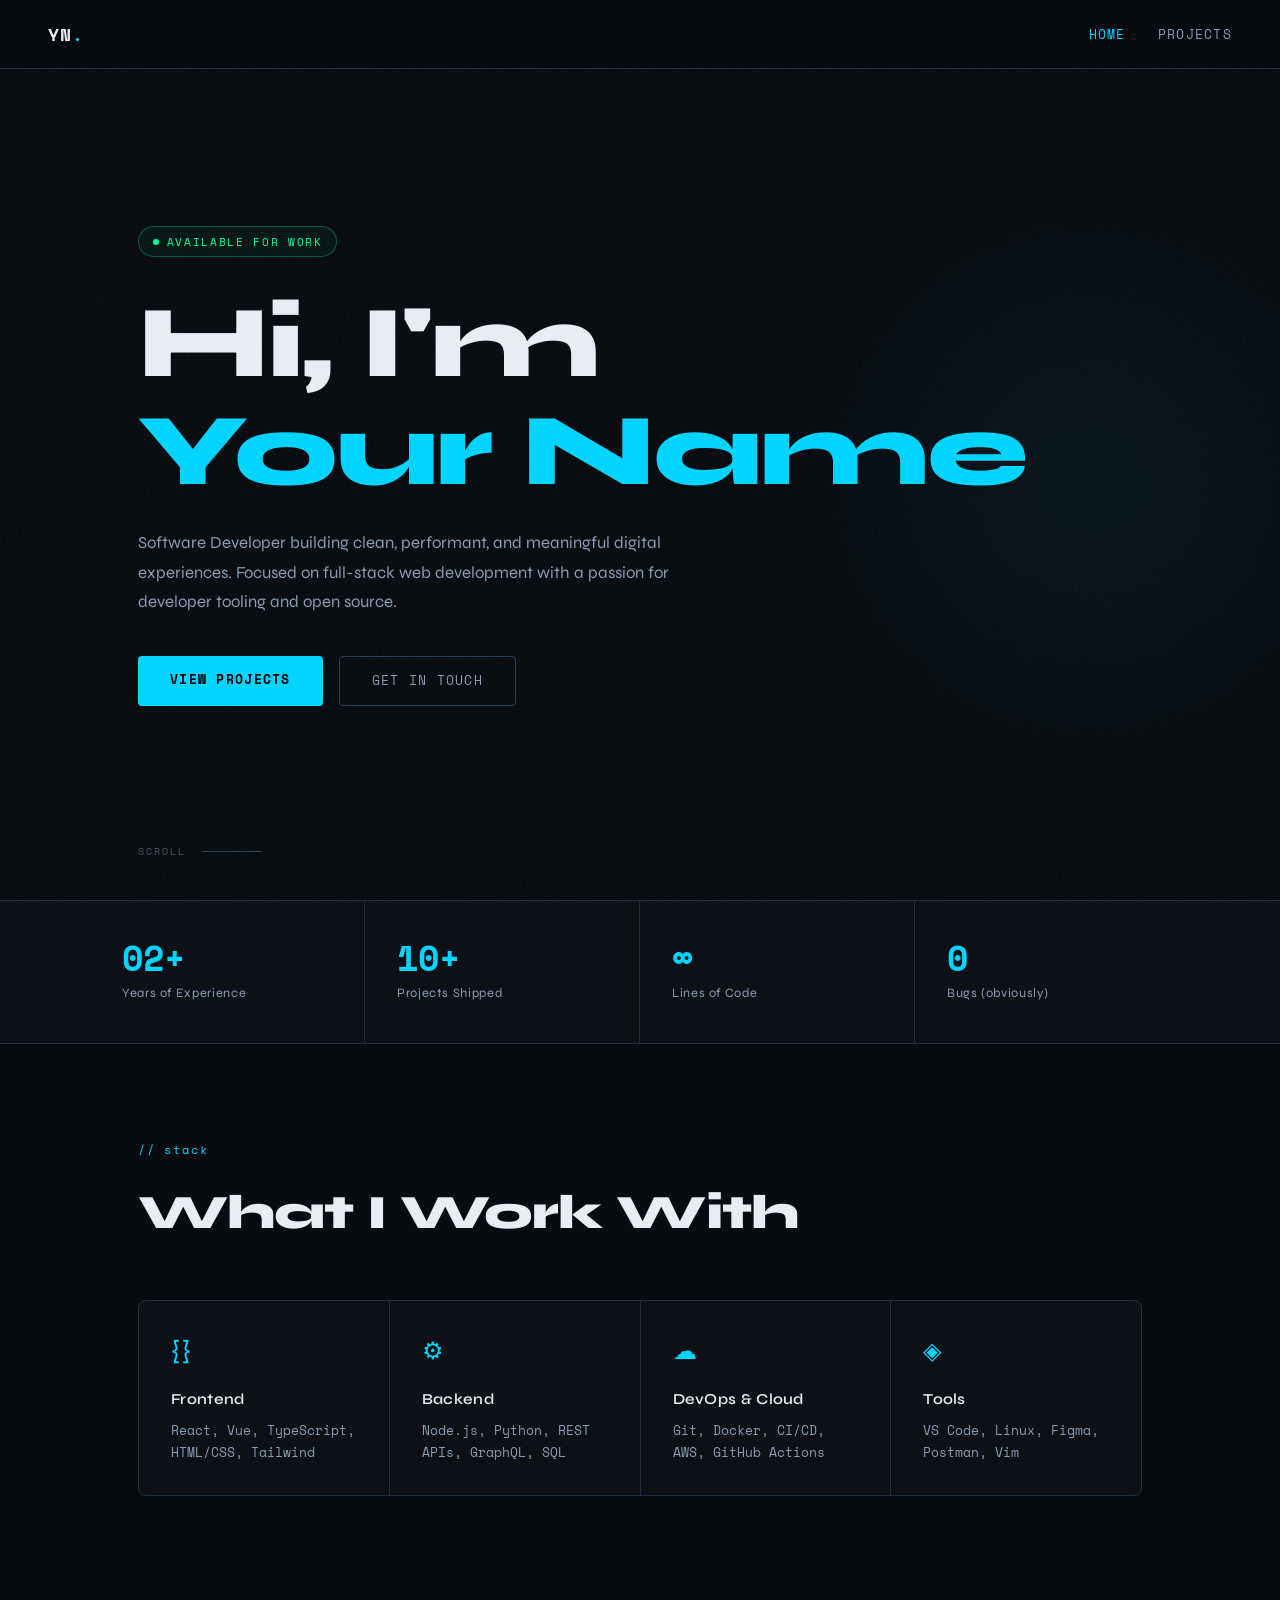
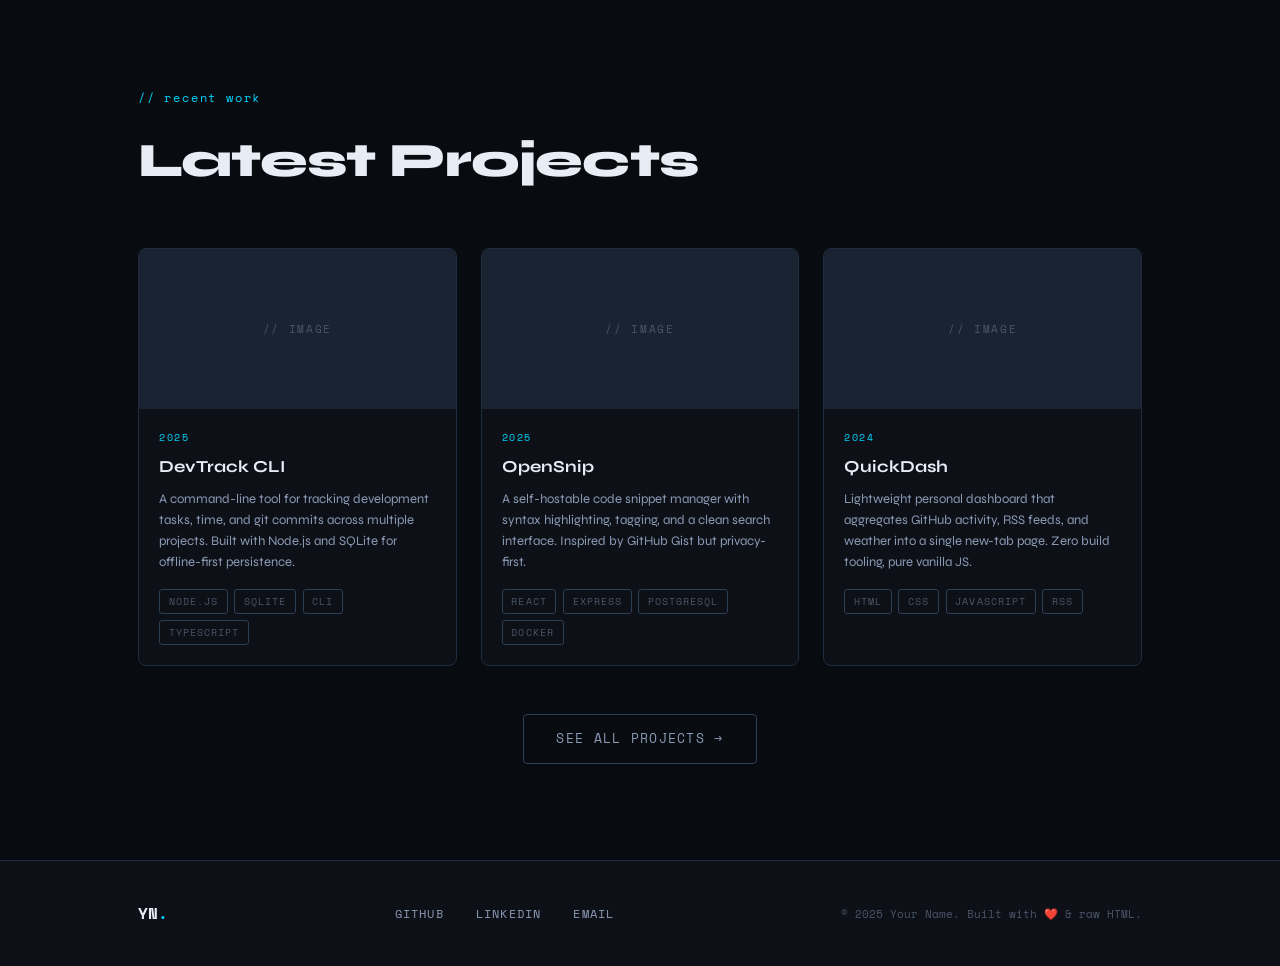
<file: index.html>
<!DOCTYPE html>
<html lang="en">
<head>
  <meta charset="UTF-8" />
  <meta name="viewport" content="width=device-width, initial-scale=1.0" />
  <title>Your Name — Software Developer</title>
  <link rel="stylesheet" href="css/style.css" />
  <link href="https://fonts.googleapis.com/css2?family=Space+Mono:wght@400;700&family=Syne:wght@400;600;800&display=swap" rel="stylesheet" />
</head>
<body>

  <!-- NAV -->
  <nav class="nav">
    <a href="index.html" class="nav-logo">YN<span class="dot">.</span></a>
    <ul class="nav-links">
      <li><a href="index.html" class="active">Home</a></li>
      <li><a href="projects.html">Projects</a></li>
    </ul>
  </nav>

  <!-- HERO -->
  <section class="hero">
    <div class="hero-eyebrow">
      <span class="badge">Available for work</span>
    </div>
    <h1 class="hero-title">
      <span class="line">Hi, I'm</span>
      <span class="line accent">Your Name</span>
    </h1>
    <p class="hero-sub">Software Developer building clean, performant, and meaningful digital experiences. Focused on full-stack web development with a passion for developer tooling and open source.</p>
    <div class="hero-cta">
      <a href="projects.html" class="btn btn-primary">View Projects</a>
      <a href="mailto:you@email.com" class="btn btn-ghost">Get in Touch</a>
    </div>
    <div class="hero-scroll-hint">scroll<span class="scroll-line"></span></div>
  </section>

  <!-- ABOUT STRIP -->
  <section class="about-strip">
    <div class="strip-grid">
      <div class="strip-item">
        <span class="strip-num">02+</span>
        <span class="strip-label">Years of Experience</span>
      </div>
      <div class="strip-item">
        <span class="strip-num">10+</span>
        <span class="strip-label">Projects Shipped</span>
      </div>
      <div class="strip-item">
        <span class="strip-num">∞</span>
        <span class="strip-label">Lines of Code</span>
      </div>
      <div class="strip-item">
        <span class="strip-num">0</span>
        <span class="strip-label">Bugs (obviously)</span>
      </div>
    </div>
  </section>

  <!-- SKILLS -->
  <section class="skills-section section">
    <div class="section-label">// stack</div>
    <h2 class="section-title">What I Work With</h2>
    <div class="skills-grid">
      <div class="skill-card">
        <div class="skill-icon">&#123;&#125;</div>
        <h3>Frontend</h3>
        <p>React, Vue, TypeScript, HTML/CSS, Tailwind</p>
      </div>
      <div class="skill-card">
        <div class="skill-icon">⚙</div>
        <h3>Backend</h3>
        <p>Node.js, Python, REST APIs, GraphQL, SQL</p>
      </div>
      <div class="skill-card">
        <div class="skill-icon">☁</div>
        <h3>DevOps & Cloud</h3>
        <p>Git, Docker, CI/CD, AWS, GitHub Actions</p>
      </div>
      <div class="skill-card">
        <div class="skill-icon">◈</div>
        <h3>Tools</h3>
        <p>VS Code, Linux, Figma, Postman, Vim</p>
      </div>
    </div>
  </section>

  <!-- RECENT PROJECTS PREVIEW -->
  <section class="recent-section section">
    <div class="section-label">// recent work</div>
    <h2 class="section-title">Latest Projects</h2>
    <div class="recent-grid" id="recent-projects">
      <!-- Injected by JS -->
    </div>
    <div class="see-all-wrap">
      <a href="projects.html" class="btn btn-ghost">See All Projects →</a>
    </div>
  </section>

  <!-- FOOTER -->
  <footer class="footer">
    <div class="footer-inner">
      <span class="footer-logo">YN<span class="dot">.</span></span>
      <div class="footer-links">
        <a href="https://github.com/yourusername" target="_blank">GitHub</a>
        <a href="https://linkedin.com/in/yourusername" target="_blank">LinkedIn</a>
        <a href="mailto:you@email.com">Email</a>
      </div>
      <span class="footer-copy">© 2025 Your Name. Built with ❤️ &amp; raw HTML.</span>
    </div>
  </footer>

  <script src="js/projects-data.js"></script>
  <script src="js/main.js"></script>
</body>
</html>
</file>
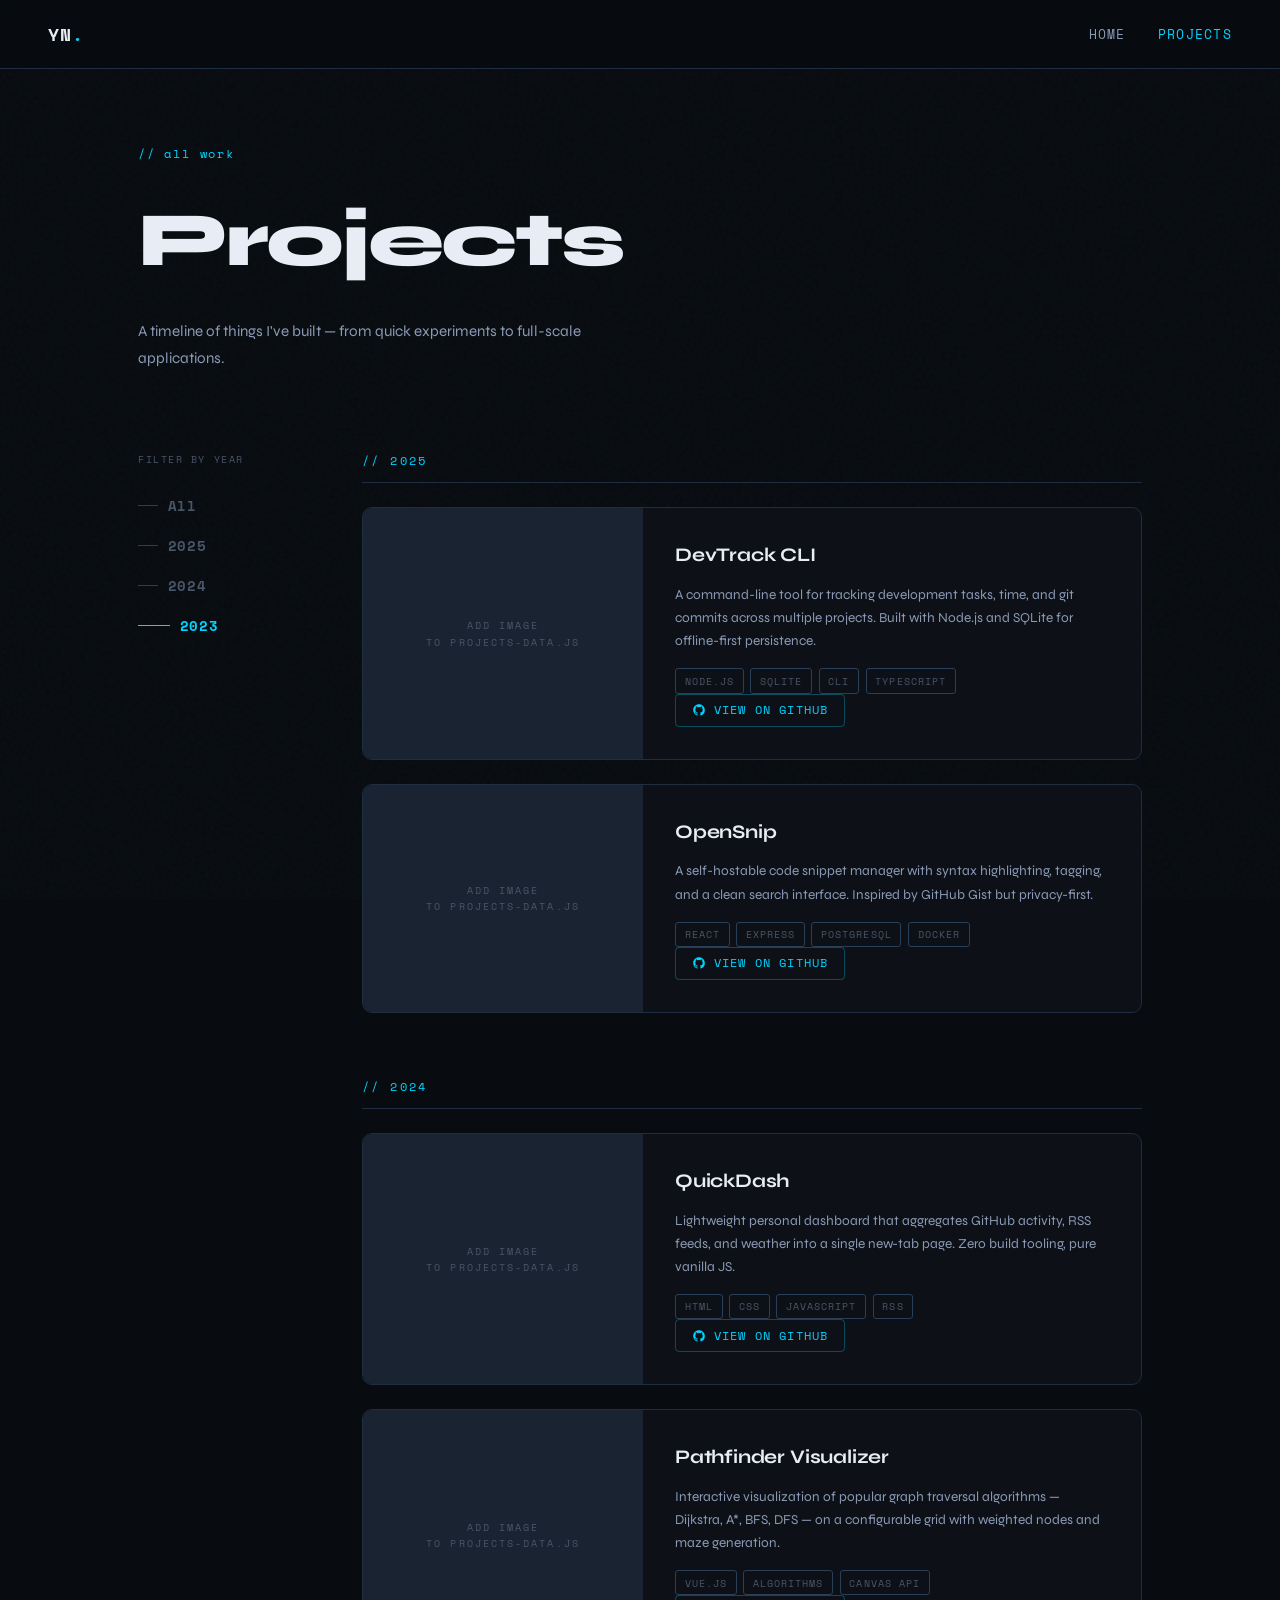
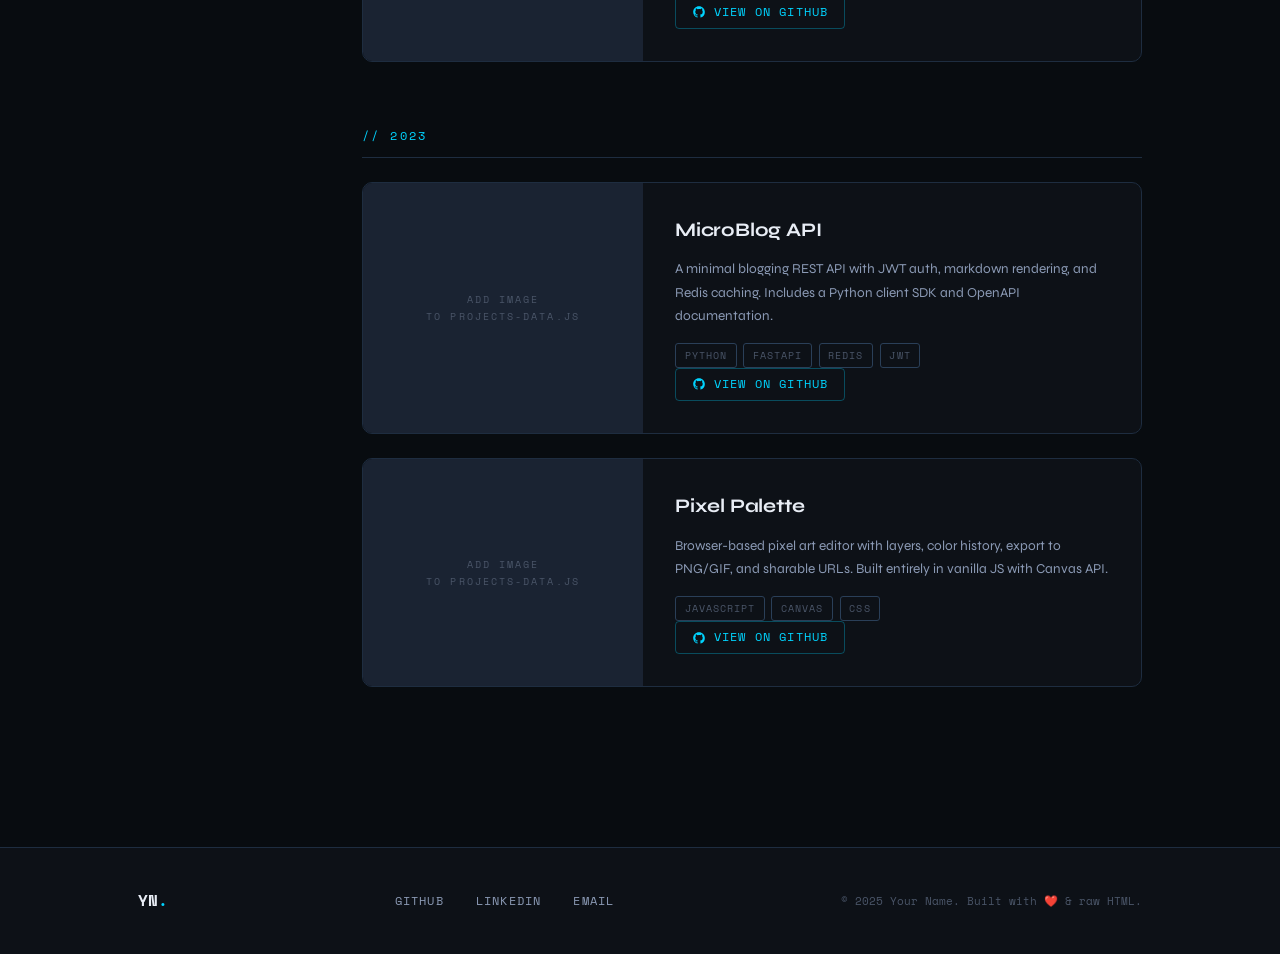
<file: projects.html>
<!DOCTYPE html>
<html lang="en">
<head>
  <meta charset="UTF-8" />
  <meta name="viewport" content="width=device-width, initial-scale=1.0" />
  <title>Projects — Your Name</title>
  <link rel="stylesheet" href="css/style.css" />
  <link href="https://fonts.googleapis.com/css2?family=Space+Mono:wght@400;700&family=Syne:wght@400;600;800&display=swap" rel="stylesheet" />
</head>
<body>

  <nav class="nav">
    <a href="index.html" class="nav-logo">YN<span class="dot">.</span></a>
    <ul class="nav-links">
      <li><a href="index.html">Home</a></li>
      <li><a href="projects.html" class="active">Projects</a></li>
    </ul>
  </nav>

  <section class="page-hero">
    <div class="section-label">// all work</div>
    <h1 class="page-title">Projects</h1>
    <p class="page-sub">A timeline of things I've built — from quick experiments to full-scale applications.</p>
  </section>

  <section class="projects-layout section">
    <!-- YEAR SIDEBAR -->
    <aside class="year-sidebar" id="year-sidebar">
      <div class="year-label">Filter by Year</div>
      <ul class="year-list" id="year-list">
        <!-- injected by JS -->
      </ul>
    </aside>

    <!-- PROJECT CARDS -->
    <div class="projects-main">
      <div class="projects-list" id="projects-list">
        <!-- injected by JS -->
      </div>
    </div>
  </section>

  <footer class="footer">
    <div class="footer-inner">
      <span class="footer-logo">YN<span class="dot">.</span></span>
      <div class="footer-links">
        <a href="https://github.com/yourusername" target="_blank">GitHub</a>
        <a href="https://linkedin.com/in/yourusername" target="_blank">LinkedIn</a>
        <a href="mailto:you@email.com">Email</a>
      </div>
      <span class="footer-copy">© 2025 Your Name. Built with ❤️ &amp; raw HTML.</span>
    </div>
  </footer>

  <script src="js/projects-data.js"></script>
  <script src="js/projects.js"></script>
</body>
</html>
</file>
<file: css/style.css>
/* =============================================
   PORTFOLIO — DARK TECHY BOLD AESTHETIC
   Fonts: Syne (display) + Space Mono (code/accent)
   ============================================= */

*, *::before, *::after { box-sizing: border-box; margin: 0; padding: 0; }

:root {
  --bg: #080c10;
  --bg2: #0d1117;
  --bg3: #141b24;
  --surface: #1a2332;
  --border: #1e2d40;
  --border2: #2a3f58;
  --accent: #00d4ff;
  --accent2: #7c3aed;
  --accent-dim: rgba(0, 212, 255, 0.12);
  --text: #e8edf5;
  --text2: #8b9ab5;
  --text3: #4a5568;
  --green: #00ff9d;
  --font-display: 'Syne', sans-serif;
  --font-mono: 'Space Mono', monospace;
}

html { scroll-behavior: smooth; }

body {
  background: var(--bg);
  color: var(--text);
  font-family: var(--font-display);
  line-height: 1.6;
  min-height: 100vh;
  overflow-x: hidden;
}

/* ── NOISE OVERLAY ── */
body::before {
  content: '';
  position: fixed;
  inset: 0;
  background-image: url("data:image/svg+xml,%3Csvg viewBox='0 0 256 256' xmlns='http://www.w3.org/2000/svg'%3E%3Cfilter id='n'%3E%3CfeTurbulence type='fractalNoise' baseFrequency='0.9' numOctaves='4' stitchTiles='stitch'/%3E%3C/filter%3E%3Crect width='100%25' height='100%25' filter='url(%23n)' opacity='1'/%3E%3C/svg%3E");
  opacity: 0.025;
  pointer-events: none;
  z-index: 0;
}

/* ── NAV ── */
.nav {
  position: fixed;
  top: 0; left: 0; right: 0;
  z-index: 100;
  display: flex;
  align-items: center;
  justify-content: space-between;
  padding: 1.25rem 3rem;
  background: rgba(8, 12, 16, 0.85);
  backdrop-filter: blur(12px);
  border-bottom: 1px solid var(--border);
}

.nav-logo {
  font-family: var(--font-mono);
  font-size: 1.1rem;
  font-weight: 700;
  color: var(--text);
  text-decoration: none;
  letter-spacing: 0.05em;
}

.dot { color: var(--accent); }

.nav-links {
  list-style: none;
  display: flex;
  gap: 2rem;
}

.nav-links a {
  font-family: var(--font-mono);
  font-size: 0.8rem;
  color: var(--text2);
  text-decoration: none;
  letter-spacing: 0.1em;
  text-transform: uppercase;
  transition: color 0.2s;
}

.nav-links a:hover,
.nav-links a.active { color: var(--accent); }

/* ── HERO ── */
.hero {
  position: relative;
  min-height: 100vh;
  display: flex;
  flex-direction: column;
  justify-content: center;
  padding: 8rem 3rem 6rem;
  max-width: 1100px;
  margin: 0 auto;
  z-index: 1;
}

.hero::after {
  content: '';
  position: absolute;
  top: 20%;
  right: -200px;
  width: 600px;
  height: 600px;
  background: radial-gradient(circle, rgba(0,212,255,0.06) 0%, transparent 70%);
  pointer-events: none;
}

.badge {
  display: inline-flex;
  align-items: center;
  gap: 0.5rem;
  font-family: var(--font-mono);
  font-size: 0.7rem;
  letter-spacing: 0.15em;
  text-transform: uppercase;
  color: var(--green);
  border: 1px solid rgba(0,255,157,0.3);
  padding: 0.35rem 0.85rem;
  border-radius: 100px;
  background: rgba(0,255,157,0.05);
  margin-bottom: 2rem;
}

.badge::before {
  content: '';
  width: 6px; height: 6px;
  border-radius: 50%;
  background: var(--green);
  animation: pulse 2s infinite;
}

@keyframes pulse {
  0%, 100% { opacity: 1; transform: scale(1); }
  50% { opacity: 0.5; transform: scale(0.8); }
}

.hero-title {
  font-size: clamp(3rem, 8vw, 7rem);
  font-weight: 800;
  line-height: 1.05;
  letter-spacing: -0.02em;
  margin-bottom: 1.5rem;
}

.hero-title .line { display: block; }
.hero-title .accent { color: var(--accent); }

.hero-sub {
  max-width: 560px;
  font-size: 1.05rem;
  color: var(--text2);
  line-height: 1.75;
  margin-bottom: 2.5rem;
}

.hero-cta {
  display: flex;
  gap: 1rem;
  flex-wrap: wrap;
}

.btn {
  font-family: var(--font-mono);
  font-size: 0.8rem;
  letter-spacing: 0.1em;
  text-transform: uppercase;
  text-decoration: none;
  padding: 0.85rem 2rem;
  border-radius: 4px;
  transition: all 0.2s;
  cursor: pointer;
  border: none;
  display: inline-block;
}

.btn-primary {
  background: var(--accent);
  color: #000;
  font-weight: 700;
}

.btn-primary:hover {
  background: #fff;
  transform: translateY(-2px);
  box-shadow: 0 8px 30px rgba(0,212,255,0.3);
}

.btn-ghost {
  border: 1px solid var(--border2);
  color: var(--text2);
  background: transparent;
}

.btn-ghost:hover {
  border-color: var(--accent);
  color: var(--accent);
  transform: translateY(-2px);
}

.hero-scroll-hint {
  position: absolute;
  bottom: 2.5rem;
  left: 3rem;
  display: flex;
  align-items: center;
  gap: 1rem;
  font-family: var(--font-mono);
  font-size: 0.65rem;
  letter-spacing: 0.2em;
  text-transform: uppercase;
  color: var(--text3);
}

.scroll-line {
  display: block;
  width: 60px;
  height: 1px;
  background: var(--border2);
  position: relative;
  overflow: hidden;
}

.scroll-line::after {
  content: '';
  position: absolute;
  top: 0; left: -100%;
  width: 100%; height: 100%;
  background: var(--accent);
  animation: scan 2s infinite;
}

@keyframes scan {
  to { left: 100%; }
}

/* ── ABOUT STRIP ── */
.about-strip {
  position: relative;
  z-index: 1;
  border-top: 1px solid var(--border);
  border-bottom: 1px solid var(--border);
  background: var(--bg2);
}

.strip-grid {
  max-width: 1100px;
  margin: 0 auto;
  display: grid;
  grid-template-columns: repeat(4, 1fr);
  padding: 0;
}

.strip-item {
  padding: 2.5rem 2rem;
  display: flex;
  flex-direction: column;
  gap: 0.4rem;
  border-right: 1px solid var(--border);
}

.strip-item:last-child { border-right: none; }

.strip-num {
  font-family: var(--font-mono);
  font-size: 2.2rem;
  font-weight: 700;
  color: var(--accent);
  line-height: 1;
}

.strip-label {
  font-size: 0.8rem;
  color: var(--text2);
  letter-spacing: 0.05em;
}

/* ── SECTIONS ── */
.section {
  position: relative;
  z-index: 1;
  max-width: 1100px;
  margin: 0 auto;
  padding: 6rem 3rem;
}

.section-label {
  font-family: var(--font-mono);
  font-size: 0.75rem;
  color: var(--accent);
  letter-spacing: 0.15em;
  margin-bottom: 1rem;
}

.section-title {
  font-size: clamp(1.8rem, 4vw, 3rem);
  font-weight: 800;
  letter-spacing: -0.02em;
  margin-bottom: 3rem;
}

/* ── SKILLS ── */
.skills-grid {
  display: grid;
  grid-template-columns: repeat(auto-fit, minmax(220px, 1fr));
  gap: 1px;
  background: var(--border);
  border: 1px solid var(--border);
  border-radius: 8px;
  overflow: hidden;
}

.skill-card {
  background: var(--bg2);
  padding: 2rem;
  transition: background 0.2s;
}

.skill-card:hover { background: var(--surface); }

.skill-icon {
  font-size: 1.5rem;
  margin-bottom: 1rem;
  color: var(--accent);
}

.skill-card h3 {
  font-size: 0.95rem;
  font-weight: 600;
  margin-bottom: 0.5rem;
  letter-spacing: 0.02em;
}

.skill-card p {
  font-size: 0.8rem;
  color: var(--text2);
  font-family: var(--font-mono);
  line-height: 1.7;
}

/* ── RECENT PROJECTS ── */
.recent-grid {
  display: grid;
  grid-template-columns: repeat(auto-fit, minmax(300px, 1fr));
  gap: 1.5rem;
  margin-bottom: 3rem;
}

.project-card-mini {
  background: var(--bg2);
  border: 1px solid var(--border);
  border-radius: 8px;
  overflow: hidden;
  transition: transform 0.2s, border-color 0.2s;
  text-decoration: none;
  color: inherit;
  display: block;
}

.project-card-mini:hover {
  transform: translateY(-4px);
  border-color: var(--accent);
}

.project-card-mini:hover .card-img-placeholder {
  opacity: 0.7;
}

.card-img-placeholder {
  width: 100%;
  height: 160px;
  background: var(--surface);
  display: flex;
  align-items: center;
  justify-content: center;
  font-size: 2rem;
  color: var(--text3);
  transition: opacity 0.2s;
  position: relative;
  overflow: hidden;
}

.card-img-placeholder img {
  width: 100%;
  height: 100%;
  object-fit: cover;
}

.card-img-placeholder .placeholder-text {
  font-family: var(--font-mono);
  font-size: 0.7rem;
  color: var(--text3);
  letter-spacing: 0.15em;
  text-transform: uppercase;
}

.card-body { padding: 1.25rem; }

.card-year {
  font-family: var(--font-mono);
  font-size: 0.65rem;
  color: var(--accent);
  letter-spacing: 0.15em;
  margin-bottom: 0.5rem;
}

.card-title {
  font-size: 1.05rem;
  font-weight: 700;
  margin-bottom: 0.5rem;
}

.card-desc {
  font-size: 0.82rem;
  color: var(--text2);
  line-height: 1.6;
}

.card-tags {
  display: flex;
  flex-wrap: wrap;
  gap: 0.4rem;
  margin-top: 1rem;
}

.tag {
  font-family: var(--font-mono);
  font-size: 0.65rem;
  letter-spacing: 0.1em;
  text-transform: uppercase;
  color: var(--text3);
  border: 1px solid var(--border2);
  padding: 0.2rem 0.55rem;
  border-radius: 3px;
}

.see-all-wrap { text-align: center; }

/* ── PAGE HERO (projects page) ── */
.page-hero {
  position: relative;
  z-index: 1;
  max-width: 1100px;
  margin: 0 auto;
  padding: 9rem 3rem 3rem;
}

.page-title {
  font-size: clamp(2.5rem, 6vw, 5rem);
  font-weight: 800;
  letter-spacing: -0.03em;
  margin-bottom: 1rem;
}

.page-sub {
  max-width: 520px;
  color: var(--text2);
  font-size: 0.95rem;
  line-height: 1.75;
}

/* ── PROJECTS LAYOUT ── */
.projects-layout {
  display: grid;
  grid-template-columns: 160px 1fr;
  gap: 4rem;
  align-items: start;
  max-width: 1100px;
  margin: 0 auto;
  padding: 2rem 3rem 6rem;
  position: relative;
  z-index: 1;
}

/* ── YEAR SIDEBAR ── */
.year-sidebar {
  position: sticky;
  top: 6rem;
}

.year-label {
  font-family: var(--font-mono);
  font-size: 0.65rem;
  letter-spacing: 0.15em;
  text-transform: uppercase;
  color: var(--text3);
  margin-bottom: 1.25rem;
}

.year-list {
  list-style: none;
  display: flex;
  flex-direction: column;
  gap: 0.25rem;
}

.year-list li a {
  font-family: var(--font-mono);
  font-size: 0.9rem;
  font-weight: 700;
  color: var(--text3);
  text-decoration: none;
  display: flex;
  align-items: center;
  gap: 0.6rem;
  padding: 0.4rem 0;
  transition: color 0.2s;
  letter-spacing: 0.05em;
}

.year-list li a::before {
  content: '';
  width: 20px;
  height: 1px;
  background: var(--border2);
  transition: width 0.2s, background 0.2s;
}

.year-list li a:hover,
.year-list li a.active {
  color: var(--accent);
}

.year-list li a:hover::before,
.year-list li a.active::before {
  background: var(--accent);
  width: 32px;
}

/* ── PROJECT CARDS (full) ── */
.year-group { margin-bottom: 4rem; }

.year-group-title {
  font-family: var(--font-mono);
  font-size: 0.75rem;
  letter-spacing: 0.2em;
  color: var(--accent);
  text-transform: uppercase;
  margin-bottom: 1.5rem;
  padding-bottom: 0.75rem;
  border-bottom: 1px solid var(--border);
}

.project-card-full {
  background: var(--bg2);
  border: 1px solid var(--border);
  border-radius: 10px;
  overflow: hidden;
  margin-bottom: 1.5rem;
  display: grid;
  grid-template-columns: 280px 1fr;
  transition: border-color 0.2s;
}

.project-card-full:hover { border-color: var(--border2); }

.project-img {
  position: relative;
  background: var(--surface);
  display: flex;
  align-items: center;
  justify-content: center;
  min-height: 200px;
  overflow: hidden;
}

.project-img img {
  width: 100%;
  height: 100%;
  object-fit: cover;
}

.project-img .img-placeholder {
  font-family: var(--font-mono);
  font-size: 0.65rem;
  letter-spacing: 0.2em;
  color: var(--text3);
  text-transform: uppercase;
  text-align: center;
  padding: 1rem;
}

.project-info {
  padding: 2rem;
  display: flex;
  flex-direction: column;
  justify-content: space-between;
}

.project-info-top h3 {
  font-size: 1.2rem;
  font-weight: 700;
  margin-bottom: 0.75rem;
  letter-spacing: -0.01em;
}

.project-info-top p {
  font-size: 0.85rem;
  color: var(--text2);
  line-height: 1.7;
  margin-bottom: 1rem;
}

.project-info-bottom {
  display: flex;
  align-items: center;
  justify-content: space-between;
  flex-wrap: wrap;
  gap: 1rem;
}

.project-github {
  font-family: var(--font-mono);
  font-size: 0.72rem;
  letter-spacing: 0.1em;
  text-transform: uppercase;
  color: var(--accent);
  text-decoration: none;
  display: inline-flex;
  align-items: center;
  gap: 0.5rem;
  border: 1px solid rgba(0,212,255,0.3);
  padding: 0.4rem 1rem;
  border-radius: 4px;
  transition: all 0.2s;
}

.project-github:hover {
  background: var(--accent-dim);
}

.project-github svg {
  width: 14px; height: 14px;
}

/* ── FOOTER ── */
.footer {
  position: relative;
  z-index: 1;
  border-top: 1px solid var(--border);
  background: var(--bg2);
}

.footer-inner {
  max-width: 1100px;
  margin: 0 auto;
  padding: 2.5rem 3rem;
  display: flex;
  align-items: center;
  justify-content: space-between;
  gap: 1.5rem;
  flex-wrap: wrap;
}

.footer-logo {
  font-family: var(--font-mono);
  font-size: 1rem;
  font-weight: 700;
}

.footer-links {
  display: flex;
  gap: 2rem;
}

.footer-links a {
  font-family: var(--font-mono);
  font-size: 0.75rem;
  color: var(--text2);
  text-decoration: none;
  letter-spacing: 0.1em;
  text-transform: uppercase;
  transition: color 0.2s;
}

.footer-links a:hover { color: var(--accent); }

.footer-copy {
  font-family: var(--font-mono);
  font-size: 0.7rem;
  color: var(--text3);
}

/* ── ANIMATIONS ── */
.fade-in {
  opacity: 0;
  transform: translateY(20px);
  transition: opacity 0.6s ease, transform 0.6s ease;
}

.fade-in.visible {
  opacity: 1;
  transform: none;
}

/* ── RESPONSIVE ── */
@media (max-width: 768px) {
  .nav { padding: 1rem 1.5rem; }
  .hero { padding: 7rem 1.5rem 4rem; }
  .strip-grid { grid-template-columns: repeat(2, 1fr); }
  .section { padding: 4rem 1.5rem; }
  .projects-layout { grid-template-columns: 1fr; padding: 2rem 1.5rem 4rem; }
  .year-sidebar { position: static; display: flex; gap: 1rem; flex-wrap: wrap; align-items: center; }
  .year-label { display: none; }
  .year-list { flex-direction: row; flex-wrap: wrap; gap: 0.5rem; }
  .year-list li a::before { display: none; }
  .project-card-full { grid-template-columns: 1fr; }
  .project-img { min-height: 180px; }
  .footer-inner { flex-direction: column; text-align: center; }
  .page-hero { padding: 8rem 1.5rem 2rem; }
}
</file>
